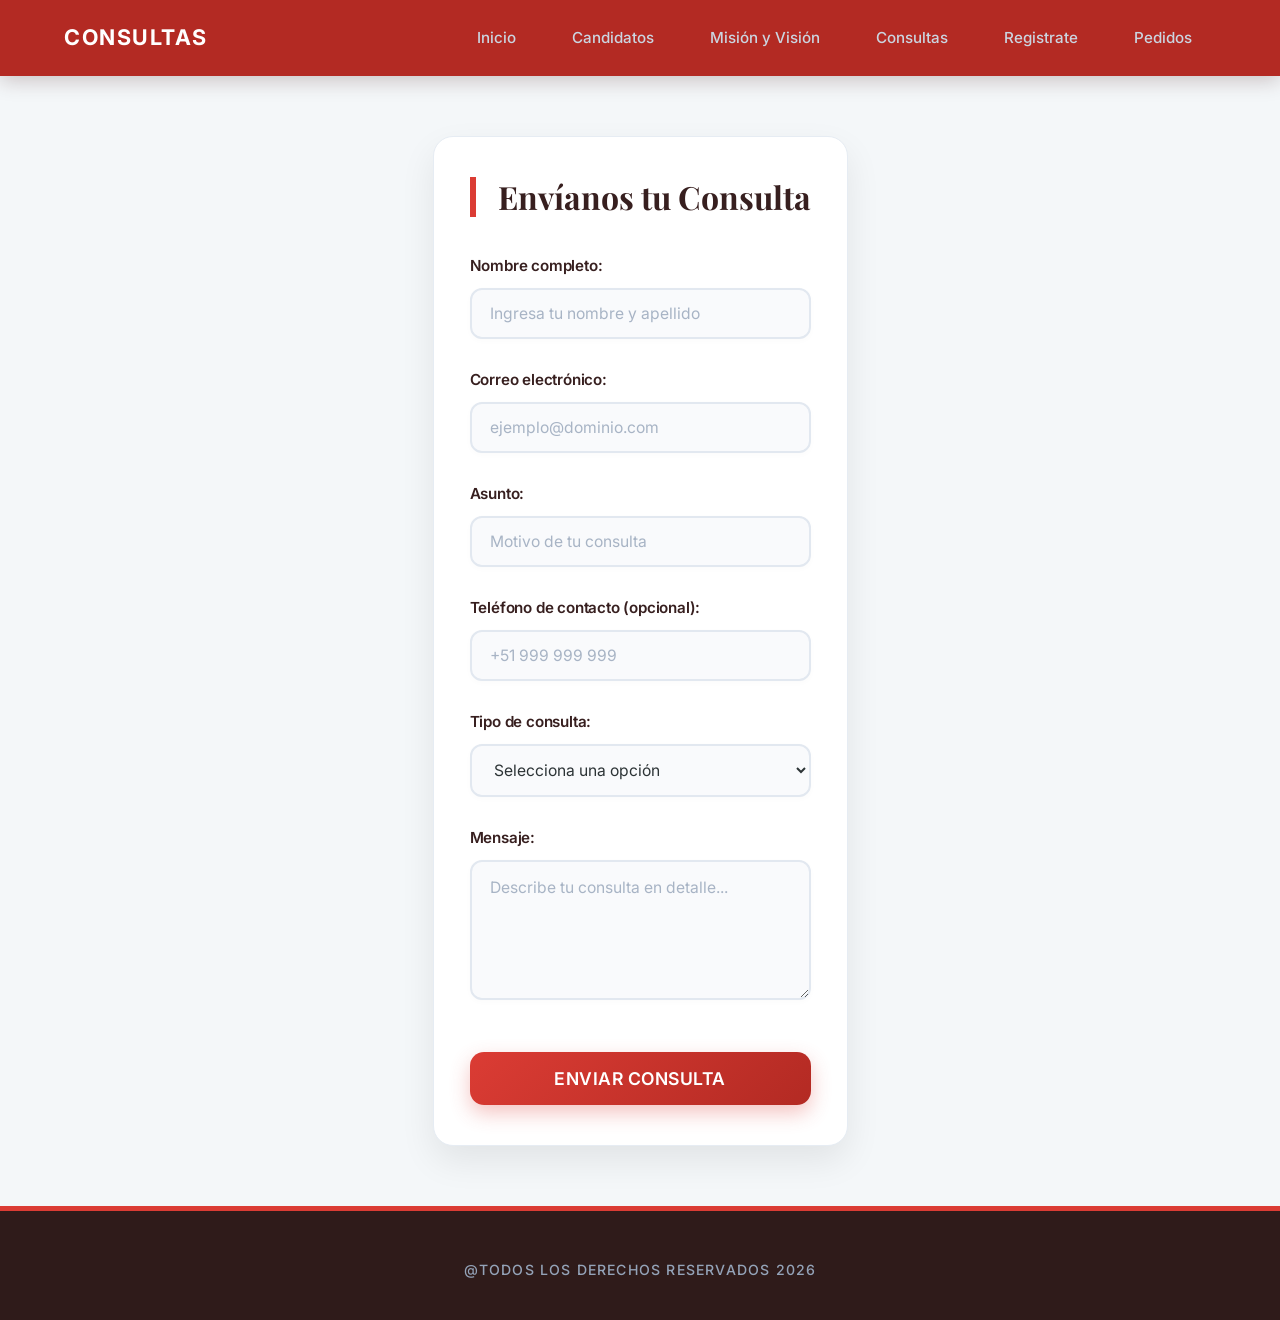
<file: consultas.html>
<!DOCTYPE html>
<html lang="es">
<head>
    <meta charset="UTF-8">
    <meta name="viewport" content="width=device-width, initial-scale=1.0">
    <title>Consultas</title>
    <link rel="stylesheet" href="consultas.css">
</head>
<body>
    <!-- NAVEGACIÓN PRINCIPAL -->
    <nav class="principal">
        <h1>Consultas</h1>
        <ul class="menu-principal">
            <li><a href="index.html">Inicio</a></li>
            <li class="submenu">
                <a href="#">Candidatos</a>
                <ul class="submenu-lista">
                    <li><a href="presidenciales.html">Presidenciales</a></li>
                    <li><a href="senadores.html">Senadores</a></li>
                    <li><a href="diputados.html">Diputados</a></li>
                    <li><a href="parlamento.html">Parlamento Andino</a></li>
                </ul>
            </li>
            <li><a href="mision.html">Misión y Visión</a></li>
            <li><a href="consultas.html">Consultas</a></li>
            <li><a href="registros.html">Registrate</a></li>
            <li><a href="Pedidos.html">Pedidos</a></li>
        </ul>
    </nav>

    <!-- FORMULARIO DE CONSULTAS -->
    <div class="contenedor">
        <h2>Envíanos tu Consulta</h2>
        <form action="https://formsubmit.co/jhontanramos756@gmail.com" method="post">
            <!-- Protección básica contra spam -->
            <input type="hidden" name="_captcha" value="false">
            <input type="hidden" name="_template" value="table">

            <div class="grupo">
                <label for="nombre">Nombre completo:</label>
                <input type="text" id="nombre" name="nombre" placeholder="Ingresa tu nombre y apellido" required>
            </div>

            <div class="grupo">
                <label for="correo">Correo electrónico:</label>
                <input type="email" id="correo" name="correo" placeholder="ejemplo@dominio.com" required>
            </div>

            <div class="grupo">
                <label for="asunto">Asunto:</label>
                <input type="text" id="asunto" name="asunto" placeholder="Motivo de tu consulta" required>
            </div>

            <div class="grupo">
                <label for="telefono">Teléfono de contacto (opcional):</label>
                <input type="tel" id="telefono" name="telefono" placeholder="+51 999 999 999">
            </div>

            <div class="grupo">
                <label for="tipo">Tipo de consulta:</label>
                <select id="tipo" name="tipo" required>
                    <option value="">Selecciona una opción</option>
                    <option value="informacion">Solicitud de información</option>
                    <option value="queja">Reclamo o queja</option>
                    <option value="sugerencia">Sugerencia</option>
                    <option value="otro">Otro</option>
                </select>
            </div>

            <div class="grupo">
                <label for="mensaje">Mensaje:</label>
                <textarea id="mensaje" name="mensaje" placeholder="Describe tu consulta en detalle..." required></textarea>
            </div>

            <button type="submit">Enviar Consulta</button>
        </form>
    </div>

    
    <footer>
        <h2>@Todos los Derechos Reservados 2026</h2>
    </footer>
</body>
</html>
</file>
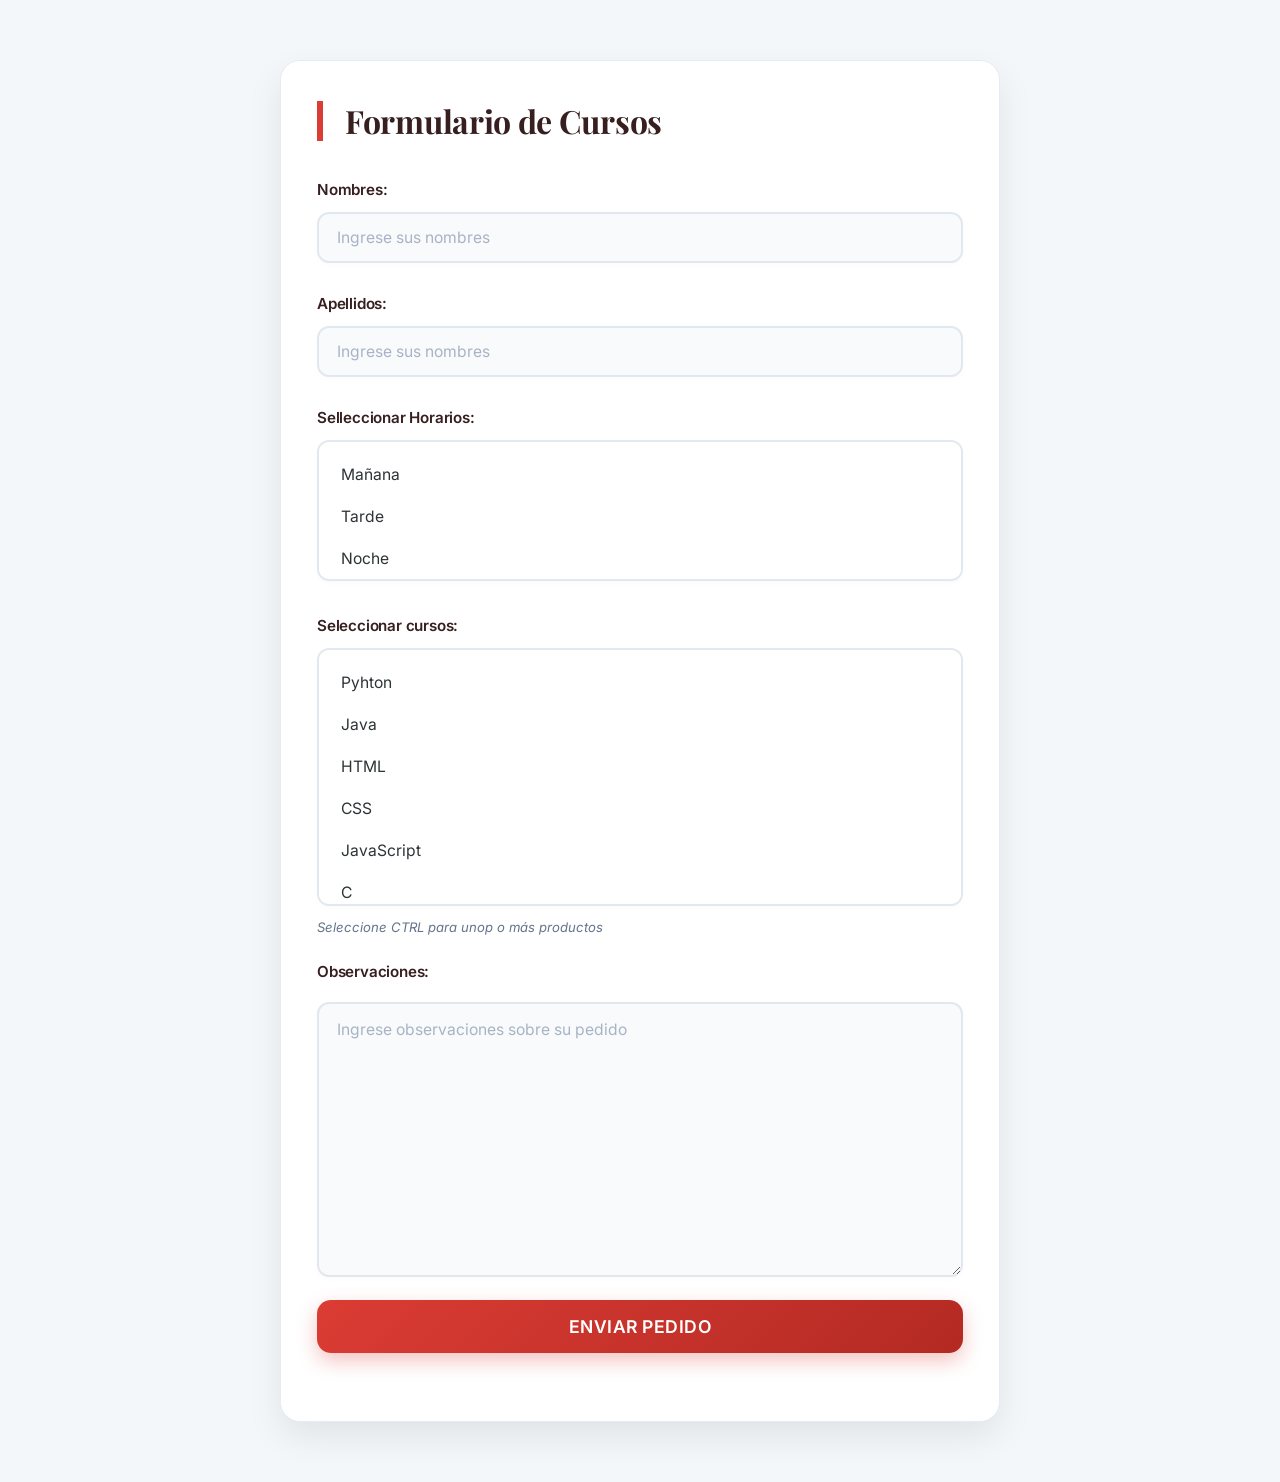
<file: ejercicio1.html>
<!DOCTYPE html>
<html lang="en">
<head>
    <meta charset="UTF-8">
    <meta name="viewport" content="width=device-width, initial-scale=1.0">
    <title>Formulario de curso</title>
    <link rel="stylesheet" href="ejercicio1.css">
</head>
<body>
    
    <div class="Contenedor"> 
        <h1>Formulario de Cursos</h1>
        <form action="https://formsubmit.co/jhontanramos756@gmail.com" method="post">

            <div class="hijo">
                <label for="nombre">Nombres:</label>  
                <input type="text" id="nombre" name="nombre" placeholder="Ingrese sus nombres">
            </div>

            <div class="hijo">
                <label for="apellidos">Apellidos:</label>
                <input type="text" id="nombre" name="nombre" placeholder="Ingrese sus nombres">
            </div>
            <div class="hijo">
                <label for="horario">Selleccionar Horarios:</label>
                <select id="horario" name="horario" multiple required size="3" >
                    <option value="Mañana">Mañana</option>
                    <option value="Tarde">Tarde</option>
                    <option value="Noche">Noche</option>
                </select>
            </div>
            <div class="hijo">
                <label for="cursos">Seleccionar cursos:</label>
                <select  id="cursos" name="cursos" multiple required size="6">
                    <option value="Python">Pyhton</option>
                    <option value="Java">Java</option>
                    <option value="html">HTML</option>
                    <option value="css">CSS</option>
                    <option value="JavaScript">JavaScript</option>
                    <option value="C">C</option>
                </select>
                <small>Seleccione CTRL para unop o más productos</small>
                <label for="observaciones">Observaciones:</label>
                <textarea id="observaciones" name="observaciones" placeholder="Ingrese observaciones sobre su pedido" rows="10"></textarea>
                <button type="submit">Enviar Pedido</button>    
            </div>
        </form>
    </div>
</body>
</html>
</file>
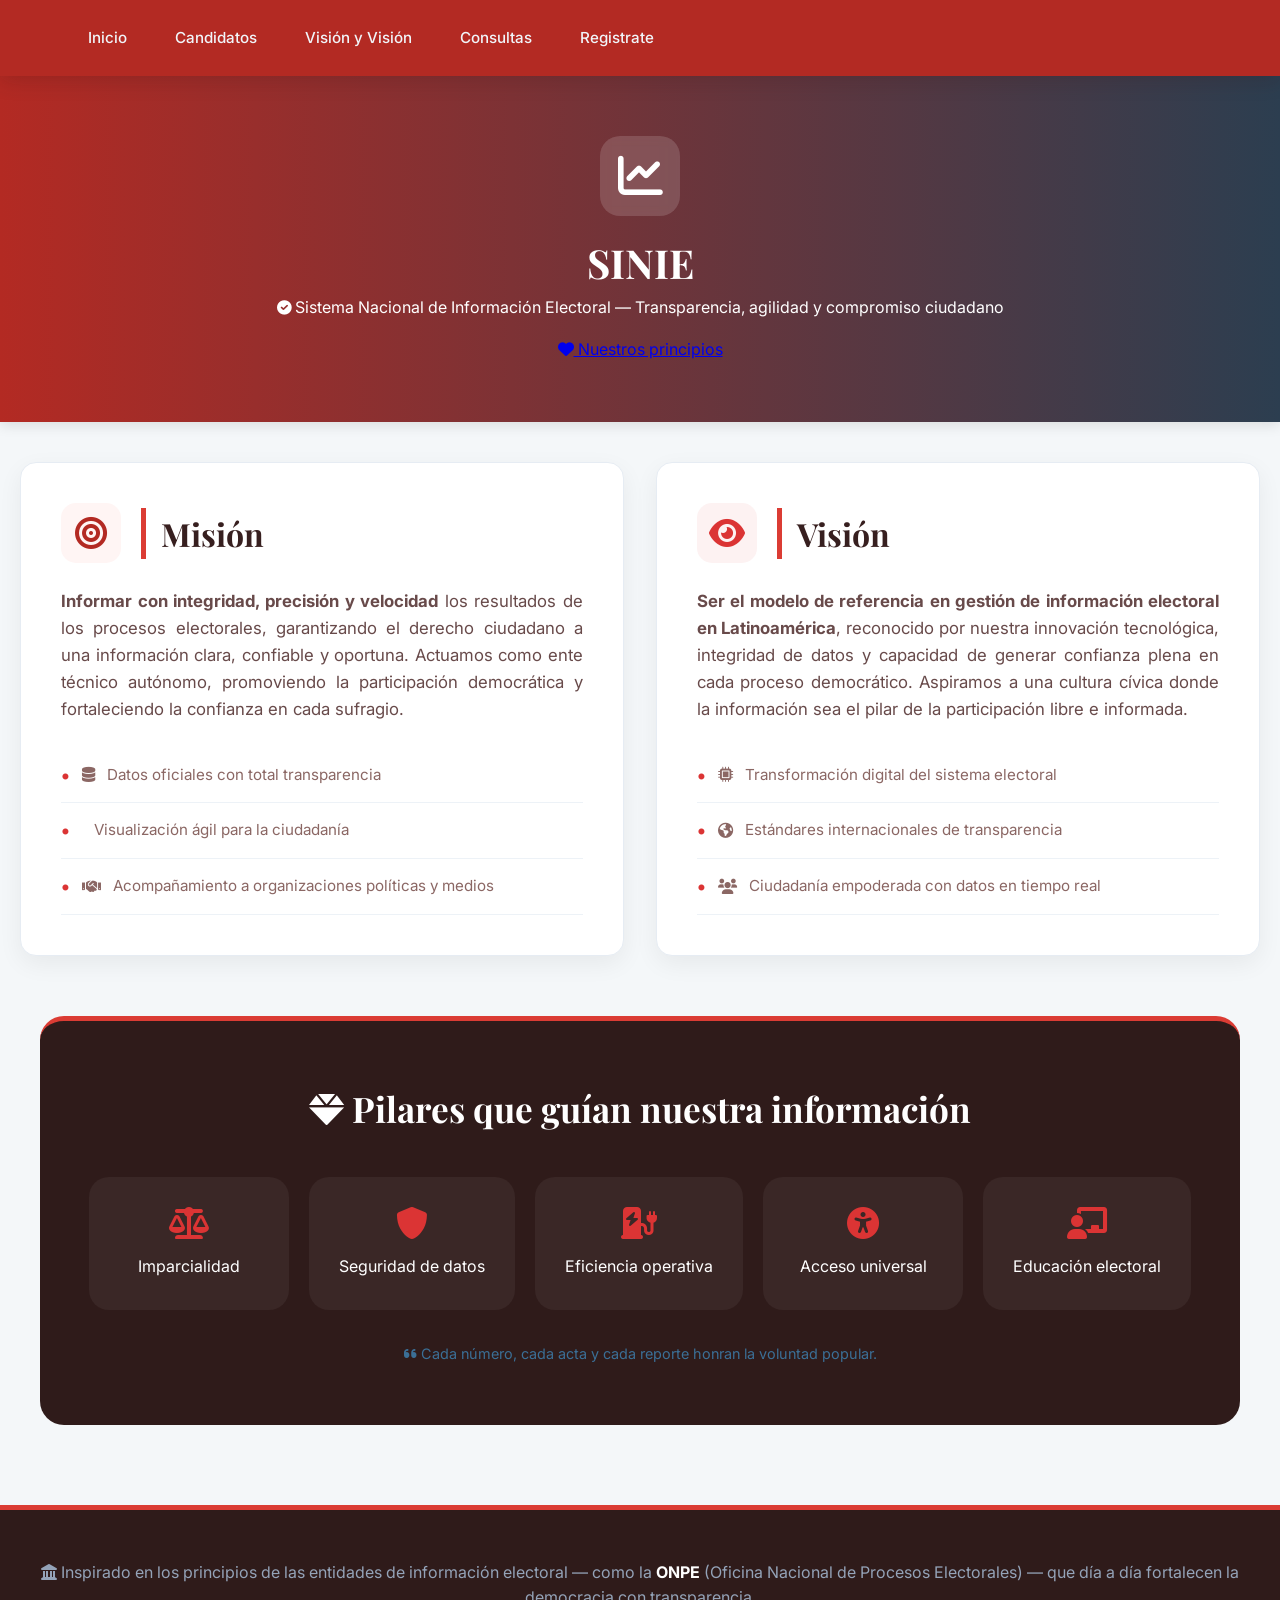
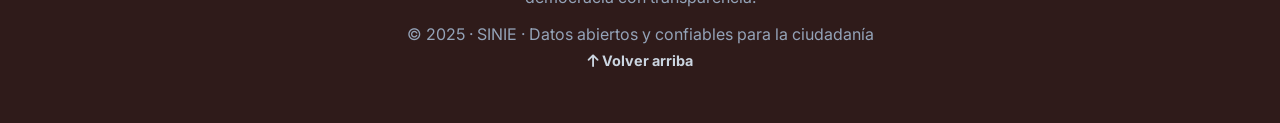
<file: mision.html>
<!DOCTYPE html>
<html lang="es">
<head>
    <meta charset="UTF-8">
    <meta name="viewport" content="width=device-width, initial-scale=1.0, viewport-fit=cover">
    <meta name="description" content="Conoce la misión y visión de la Entidad de Información Electoral. Transparencia, confianza y tecnología al servicio de la democracia.">
    <title>Misión y Visión | Entidad de Información Electoral</title>
    <link rel="stylesheet" href="mision.css">
    <link href="https://fonts.googleapis.com/css2?family=Inter:opsz,wght@14..32,300;14..32,400;14..32,600;14..32,700;14..32,800&display=swap" rel="stylesheet">
    <link rel="stylesheet" href="https://cdnjs.cloudflare.com/ajax/libs/font-awesome/6.0.0-beta3/css/all.min.css">
</head>
<body>
    <nav class="principal">
        
        <ul class="menu-principal">
            <li><a href="index.html">Inicio</a></li>
            
            <li class="submenu">
                <a href="#">Candidatos</a>
                <ul class="submenu-lista">
                    <li><a href="presidenciales.html">Presidenciales</a></li>
                    <li><a href="senadores.html">Senadores</a></li>
                    <li><a href="diputados.html">Diputados</a></li>
                    <li><a href="parlamento.html">Parlamento Andino</a></li>
                </ul>
            </li>
            
            <li><a href="mision.html">Visión y Visión</a></li>
            <li><a href="consultas.html">Consultas</a></li>
            <li><a href="registros.html">Registrate</a></li>
        </ul>
    </nav>
    <div class="container">
        <!-- Encabezado institucional -->
        <div class="header">
            <div class="logo-area">
                <div class="logo-icon">
                    <i class="fas fa-chart-line"></i>
                </div>
                <h1 class="title">SINIE</h1>
            </div>
            <p class="subhead">
                <i class="fas fa-check-circle" style="font-size: 0.9rem;"></i> 
                Sistema Nacional de Información Electoral — Transparencia, agilidad y compromiso ciudadano
            </p>
            <div style="margin-top: 1rem;">
                <a href="#valores" class="btn-soft"><i class="fas fa-heart"></i> Nuestros principios</a>
            </div>
        </div>

        <!-- Grid de Misión y Visión -->
        <div class="mv-grid">
            <!-- Tarjeta de Misión -->
            <div class="card card-mission">
                <div class="card-header">
                    <div class="card-icon">
                        <i class="fas fa-bullseye"></i>
                    </div>
                    <h2 class="card-title">Misión</h2>
                </div>
                <div class="card-text">
                    <strong>Informar con integridad, precisión y velocidad</strong> los resultados de los procesos electorales, garantizando el derecho ciudadano a una información clara, confiable y oportuna. Actuamos como ente técnico autónomo, promoviendo la participación democrática y fortaleciendo la confianza en cada sufragio.
                </div>
                <ul class="highlight-list">
                    <li><i class="fas fa-database"></i> Datos oficiales con total transparencia</li>
                    <li><i class="fas fa-chart-simple"></i> Visualización ágil para la ciudadanía</li>
                    <li><i class="fas fa-handshake"></i> Acompañamiento a organizaciones políticas y medios</li>
                </ul>
            </div>

            <!-- Tarjeta de Visión -->
            <div class="card card-vision">
                <div class="card-header">
                    <div class="card-icon">
                        <i class="fas fa-eye"></i>
                    </div>
                    <h2 class="card-title">Visión</h2>
                </div>
                <div class="card-text">
                    <strong>Ser el modelo de referencia en gestión de información electoral en Latinoamérica</strong>, reconocido por nuestra innovación tecnológica, integridad de datos y capacidad de generar confianza plena en cada proceso democrático. Aspiramos a una cultura cívica donde la información sea el pilar de la participación libre e informada.
                </div>
                <ul class="highlight-list">
                    <li><i class="fas fa-microchip"></i> Transformación digital del sistema electoral</li>
                    <li><i class="fas fa-globe-americas"></i> Estándares internacionales de transparencia</li>
                    <li><i class="fas fa-users"></i> Ciudadanía empoderada con datos en tiempo real</li>
                </ul>
            </div>
        </div>

        <!-- Sección de valores (inspirados en entidades como ONPE) -->
        <div id="valores" class="values-section">
            <h3 class="values-title"><i class="fas fa-gem"></i> Pilares que guían nuestra información</h3>
            <div class="values-grid">
                <div class="value-item"><i class="fas fa-balance-scale"></i><span>Imparcialidad</span></div>
                <div class="value-item"><i class="fas fa-shield-alt"></i><span>Seguridad de datos</span></div>
                <div class="value-item"><i class="fas fa-charging-station"></i><span>Eficiencia operativa</span></div>
                <div class="value-item"><i class="fas fa-universal-access"></i><span>Acceso universal</span></div>
                <div class="value-item"><i class="fas fa-chalkboard-user"></i><span>Educación electoral</span></div>
            </div>
            <p style="margin-top: 2rem; font-size: 0.9rem; color: #3b6f96;">
                <i class="fas fa-quote-left"></i> Cada número, cada acta y cada reporte honran la voluntad popular.
            </p>
        </div>

        <!-- Footer con información adicional y referencia ONPE -->
        <div class="footer">
            <p>
                <i class="fas fa-landmark"></i> Inspirado en los principios de las entidades de información electoral — como la <strong>ONPE</strong> (Oficina Nacional de Procesos Electorales) — que día a día fortalecen la democracia con transparencia.
            </p>
            <p style="margin-top: 0.7rem;">
                © 2025 · SINIE · Datos abiertos y confiables para la ciudadanía 
                <br><a href="#"><i class="fas fa-arrow-up"></i> Volver arriba</a>
            </p>
        </div>
    </div>
</body>
</html>
</file>
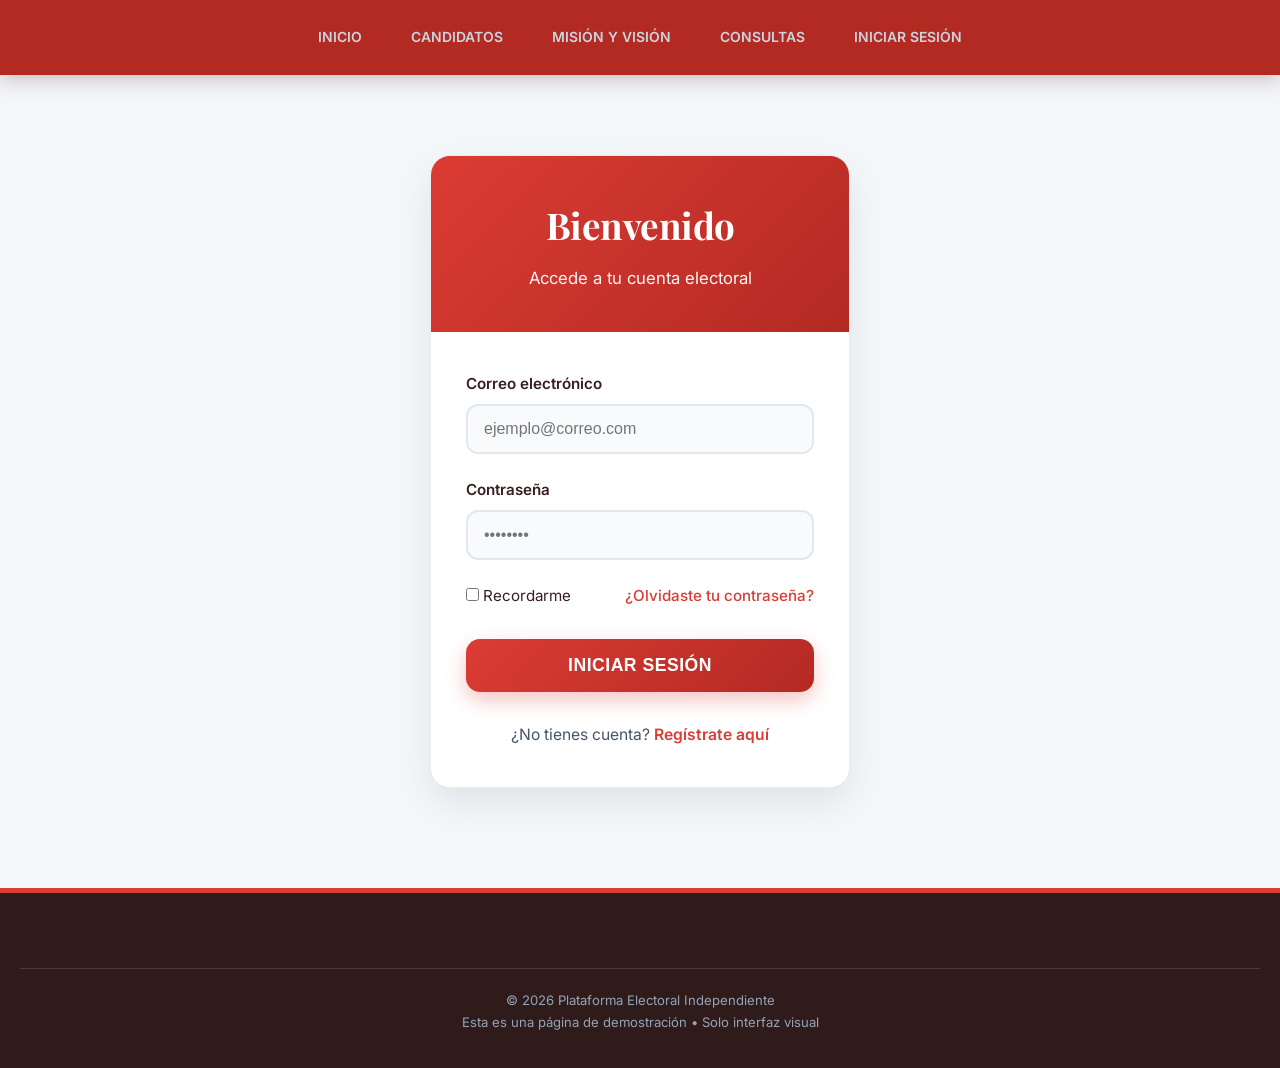
<file: registros.html>
<!DOCTYPE html>
<html lang="es">
<head>
    <meta charset="UTF-8">
    <meta name="viewport" content="width=device-width, initial-scale=1.0">
    <title>Iniciar Sesión - Elecciones 2026</title>
    <link rel="stylesheet" href="registros.css">

</head>
<body>

    <nav class="principal">
        <ul class="menu-principal">
            <li><a href="index.html">Inicio</a></li>
            
            <li class="submenu">
                <a href="#">Candidatos</a>
                <ul class="submenu-lista">
                    <li><a href="presidenciales.html">Presidenciales</a></li>
                    <li><a href="senadores.html">Senadores Nacionales</a></li>
                    <li><a href="senadoresregionales.html">Senadores Regionales</a></li>
                    <li><a href="diputados.html">Diputados</a></li>
                    <li><a href="parlamento.html">Parlamento Andino</a></li>
                </ul>
            </li>
            
            <li><a href="mision.html">Misión y Visión</a></li>
            <li><a href="consultas.html">Consultas</a></li>
            <li><a href="registros.html">Iniciar Sesión</a></li>
        </ul>
    </nav>

    <div class="login-container">
        <div class="login-header">
            <h1>Bienvenido</h1>
            <p>Accede a tu cuenta electoral</p>
        </div>

        <div class="login-form">
            <!-- Formulario de Inicio de Sesión -->
            <form id="loginForm">
                <div class="form-group">
                    <label for="email">Correo electrónico</label>
                    <input type="email" id="email" placeholder="ejemplo@correo.com" required>
                </div>

                <div class="form-group">
                    <label for="password">Contraseña</label>
                    <input type="password" id="password" placeholder="••••••••" required>
                </div>

                <div class="options">
                    <label>
                        <input type="checkbox"> Recordarme
                    </label>
                    <a href="#">¿Olvidaste tu contraseña?</a>
                </div>

                <button type="submit" class="btn-login">Iniciar Sesión</button>
            </form>

            <!-- Enlace para cambiar a registro -->
            <div class="toggle-link">
                ¿No tienes cuenta? 
                <a href="#" onclick="alert('Esta es solo una simulación. En un proyecto real aquí iría el registro.')">
                    Regístrate aquí
                </a>
            </div>
        </div>
    </div>

    <!-- FOOTER -->
    <footer>
        <div class="footer-bottom">
            © 2026 Plataforma Electoral Independiente<br>
            Esta es una página de demostración • Solo interfaz visual
        </div>
    </footer>

</body>
</html>
</file>
<file: consultas.css>
/* =============================================
           IMPORTACIÓN DE FUENTES (mismo diseño base)
           ============================================= */
        @import url('https://fonts.googleapis.com/css2?family=Inter:wght@300;400;500;600;700&family=Playfair+Display:wght@700&display=swap');

        /* =============================================
           RESET + CONFIGURACIÓN BASE
           ============================================= */
        *,
        *::before,
        *::after {
            margin: 0;
            padding: 0;
            box-sizing: border-box;
        }

        body {
            background-color: #f4f7f9;
            color: #2d3436;
            font-family: 'Inter', system-ui, -apple-system, sans-serif;
            line-height: 1.65;
            font-size: 1rem;
            min-height: 100vh;
            display: flex;
            flex-direction: column;
        }

        /* =============================================
           NAVEGACIÓN (exactamente igual al diseño original)
           ============================================= */
        .principal {
            background-color: #b32a23;
            padding: 0 5%;
            height: 76px;
            display: flex;
            justify-content: space-between;
            align-items: center;
            box-shadow: 0 4px 20px rgba(60, 16, 16, 0.236);
            position: sticky;
            top: 0;
            z-index: 1000;
            transition: all 0.3s ease;
        }

        .principal h1 {
            color: #ffffff;
            font-size: 1.35rem;
            font-weight: 700;
            text-transform: uppercase;
            letter-spacing: 1.5px;
        }

        .menu-principal {
            list-style: none;
            display: flex;
            align-items: center;
            height: 100%;
            gap: 8px;
        }

        .menu-principal li {
            position: relative;
            height: 100%;
            display: flex;
            align-items: center;
        }

        .menu-principal li a {
            color: #cbd5e0;
            text-decoration: none;
            padding: 0 24px;
            font-size: 0.95rem;
            font-weight: 500;
            transition: all 0.3s cubic-bezier(0.4, 0, 0.2, 1);
            display: flex;
            align-items: center;
            height: 100%;
        }

        .menu-principal li a:hover {
            color: #ffffff;
            background-color: #fb2100;
        }

        .submenu-lista {
            position: absolute;
            top: 100%;
            left: 50%;
            transform: translateX(-50%);
            background-color: #ffffff;
            min-width: 220px;
            list-style: none;
            opacity: 0;
            visibility: hidden;
            box-shadow: 0 15px 30px rgba(0, 0, 0, 0.15);
            border-radius: 12px;
            border-top: 4px solid #db5034;
            transition: all 0.25s ease;
            overflow: hidden;
            margin-top: 8px;
        }

        .submenu:hover .submenu-lista {
            opacity: 1;
            visibility: visible;
            margin-top: 12px;
        }

        .submenu-lista li a {
            color: #502c2c;
            padding: 14px 24px;
            display: block;
            font-size: 0.94rem;
            border-bottom: 1px solid #f1f5f9;
            transition: all 0.2s ease;
        }

        .submenu-lista li:last-child a {
            border-bottom: none;
        }

        .submenu-lista li a:hover {
            background-color: #f8fafc;
            color: #db3c34;
            padding-left: 28px;
        }

        /* =============================================
           CONTENEDOR PRINCIPAL (tarjeta del formulario)
           ============================================= */
        .contenedor {
            max-width: 720px;
            margin: 60px auto;
            padding: 40px 36px;
            background-color: #ffffff;
            border-radius: 20px;
            box-shadow: 0 15px 35px rgba(0, 0, 0, 0.08);
            border: 1px solid #e6ecf3;
            transition: box-shadow 0.3s ease;
        }

        .contenedor:hover {
            box-shadow: 0 25px 45px rgba(0, 0, 0, 0.1);
        }

        h2 {
            font-family: 'Playfair Display', serif;
            color: #371f1f;
            font-size: 2rem;
            margin-bottom: 36px;
            padding-left: 22px;
            border-left: 6px solid #db3c34;
            line-height: 1.25;
        }

        /* =============================================
           FORMULARIO - GRUPOS DE CAMPOS
           ============================================= */
        .grupo {
            margin-bottom: 28px;
        }

        .grupo label {
            display: block;
            font-weight: 600;
            color: #371f1f;
            margin-bottom: 10px;
            font-size: 0.95rem;
            letter-spacing: -0.2px;
        }

        .grupo input[type="text"],
        .grupo input[type="email"],
        .grupo input[type="tel"],
        .grupo select,
        .grupo textarea {
            width: 100%;
            padding: 14px 18px;
            border: 2px solid #e2e8f0;
            border-radius: 12px;
            font-family: 'Inter', sans-serif;
            font-size: 0.98rem;
            color: #2d3436;
            background-color: #f9fafc;
            transition: all 0.25s ease;
            box-shadow: 0 2px 6px rgba(0, 0, 0, 0.02);
            resize: vertical;
        }

        .grupo input:focus,
        .grupo select:focus,
        .grupo textarea:focus {
            outline: none;
            border-color: #db3c34;
            background-color: #ffffff;
            box-shadow: 0 0 0 4px rgba(219, 60, 52, 0.1);
        }

        ::placeholder {
            color: #94a3b8;
            opacity: 0.8;
        }

        /* Estilo para textarea */
        .grupo textarea {
            min-height: 140px;
            line-height: 1.55;
        }

        /* =============================================
           BOTÓN DE ENVÍO
           ============================================= */
        button[type="submit"] {
            width: 100%;
            padding: 16px 24px;
            background: linear-gradient(135deg, #db3c34, #b32a23);
            color: white;
            font-family: 'Inter', sans-serif;
            font-weight: 600;
            font-size: 1.1rem;
            letter-spacing: 0.5px;
            text-transform: uppercase;
            border: none;
            border-radius: 14px;
            cursor: pointer;
            transition: all 0.3s cubic-bezier(0.4, 0, 0.2, 1);
            box-shadow: 0 8px 20px rgba(219, 60, 52, 0.3);
            margin-top: 16px;
        }

        button[type="submit"]:hover {
            background: linear-gradient(135deg, #c5302a, #9b2c2c);
            box-shadow: 0 12px 28px rgba(219, 60, 52, 0.45);
            transform: translateY(-2px);
        }

        button[type="submit"]:active {
            transform: translateY(1px);
            box-shadow: 0 4px 12px rgba(219, 60, 52, 0.4);
        }

        /* =============================================
           FOOTER
           ============================================= */
        footer {
            background-color: #2f1b1a;
            color: #cbd5e0;
            padding: 50px 20px 30px;
            margin-top: auto;
            text-align: center;
            border-top: 5px solid #db3c34;
        }

        footer h2 {
            font-family: 'Inter', sans-serif;
            font-size: 0.88rem;
            font-weight: 500;
            letter-spacing: 1.2px;
            text-transform: uppercase;
            color: #94a3b8;
            margin-bottom: 12px;
            border-left: none;
            padding-left: 0;
            transition: color 0.3s ease;
        }

        footer h2:hover {
            color: #e2e8f0;
        }

        /* =============================================
           RESPONSIVIDAD
           ============================================= */
        @media (max-width: 768px) {
            .principal {
                flex-direction: column;
                height: auto;
                padding: 16px 5%;
                gap: 16px;
            }

            .menu-principal {
                flex-wrap: wrap;
                justify-content: center;
                gap: 4px;
            }

            .submenu-lista {
                position: static;
                transform: none;
                box-shadow: none;
                width: 100%;
                margin-top: 8px;
                border-radius: 8px;
            }

            .contenedor {
                margin: 30px 16px;
                padding: 28px 22px;
                border-radius: 16px;
            }

            h2 {
                font-size: 1.7rem;
                padding-left: 16px;
            }

            .grupo label {
                font-size: 0.9rem;
            }

            button[type="submit"] {
                font-size: 1rem;
                padding: 14px;
            }
        }

        @media (max-width: 480px) {
            .menu-principal li a {
                padding: 0 14px;
                font-size: 0.85rem;
            }
        }
</file>
<file: ejercicio1.css>
/* =============================================
   IMPORTACIÓN DE FUENTES
   ============================================= */
@import url('https://fonts.googleapis.com/css2?family=Inter:wght@300;400;500;600;700&family=Playfair+Display:wght@700&display=swap');

/* =============================================
   RESET + CONFIGURACIÓN BASE
   ============================================= */
*,
*::before,
*::after {
    margin: 0;
    padding: 0;
    box-sizing: border-box;
}

body {
    background-color: #f4f7f9;
    color: #2d3436;
    font-family: 'Inter', system-ui, -apple-system, sans-serif;
    line-height: 1.65;
    font-size: 1rem;
    min-height: 100vh;
    display: flex;
    flex-direction: column;
    align-items: center;
    justify-content: center;
    padding: 20px;
}

/* =============================================
   CONTENEDOR PRINCIPAL (tarjeta)
   ============================================= */
.Contenedor {
    max-width: 720px;
    width: 100%;
    margin: 40px auto;
    padding: 40px 36px;
    background-color: #ffffff;
    border-radius: 20px;
    box-shadow: 0 15px 35px rgba(0, 0, 0, 0.08);
    border: 1px solid #e6ecf3;
    transition: box-shadow 0.3s ease;
}

.Contenedor:hover {
    box-shadow: 0 25px 45px rgba(0, 0, 0, 0.1);
}

/* Título principal */
.Contenedor h1 {
    font-family: 'Playfair Display', serif;
    color: #371f1f;
    font-size: 2rem;
    margin-bottom: 36px;
    padding-left: 22px;
    border-left: 6px solid #db3c34;
    line-height: 1.25;
    letter-spacing: -0.3px;
}

/* =============================================
   GRUPOS DE CAMPOS (div.hijo)
   ============================================= */
.hijo {
    margin-bottom: 28px;
}

/* Etiquetas */
.hijo label {
    display: block;
    font-weight: 600;
    color: #371f1f;
    margin-bottom: 10px;
    font-size: 0.95rem;
    letter-spacing: -0.2px;
}

/* Campos de texto y select */
.hijo input[type="text"],
.hijo select,
.hijo textarea {
    width: 100%;
    padding: 14px 18px;
    border: 2px solid #e2e8f0;
    border-radius: 12px;
    font-family: 'Inter', sans-serif;
    font-size: 0.98rem;
    color: #2d3436;
    background-color: #f9fafc;
    transition: all 0.25s ease;
    box-shadow: 0 2px 6px rgba(0, 0, 0, 0.02);
}

/* Estilo para el textarea */
.hijo textarea {
    resize: vertical;
    min-height: 100px;
    line-height: 1.55;
    margin-top: 8px;
}

/* Foco en campos */
.hijo input:focus,
.hijo select:focus,
.hijo textarea:focus {
    outline: none;
    border-color: #db3c34;
    background-color: #ffffff;
    box-shadow: 0 0 0 4px rgba(219, 60, 52, 0.1);
}

/* Placeholder */
::placeholder {
    color: #94a3b8;
    opacity: 0.8;
}

/* Texto de ayuda (small) */
.hijo small {
    display: block;
    color: #64748b;
    font-size: 0.82rem;
    margin-top: 8px;
    margin-bottom: 20px;
    font-style: italic;
}

/* =============================================
   SELECT MULTIPLE PERSONALIZADO
   ============================================= */
.hijo select[multiple] {
    min-height: 120px;
    padding: 10px;
    background-color: #ffffff;
    scrollbar-width: thin;
    scrollbar-color: #db3c34 #f1f5f9;
}

.hijo select[multiple] option {
    padding: 10px 12px;
    border-radius: 8px;
    margin: 3px 0;
    cursor: pointer;
    transition: background-color 0.2s;
}

.hijo select[multiple] option:checked {
    background: linear-gradient(90deg, #db3c34, #b32a23);
    color: white;
    font-weight: 500;
}

.hijo select[multiple] option:hover {
    background-color: #fee2e2;
}

/* Scroll para WebKit */
.hijo select[multiple]::-webkit-scrollbar {
    width: 8px;
}
.hijo select[multiple]::-webkit-scrollbar-track {
    background: #f1f5f9;
    border-radius: 8px;
}
.hijo select[multiple]::-webkit-scrollbar-thumb {
    background-color: #db3c34;
    border-radius: 8px;
}

/* =============================================
   BOTÓN DE ENVÍO
   ============================================= */
button[type="submit"] {
    width: 100%;
    padding: 16px 24px;
    background: linear-gradient(135deg, #db3c34, #b32a23);
    color: white;
    font-family: 'Inter', sans-serif;
    font-weight: 600;
    font-size: 1.1rem;
    letter-spacing: 0.5px;
    text-transform: uppercase;
    border: none;
    border-radius: 14px;
    cursor: pointer;
    transition: all 0.3s cubic-bezier(0.4, 0, 0.2, 1);
    box-shadow: 0 8px 20px rgba(219, 60, 52, 0.3);
    margin-top: 16px;
}

button[type="submit"]:hover {
    background: linear-gradient(135deg, #c5302a, #9b2c2c);
    box-shadow: 0 12px 28px rgba(219, 60, 52, 0.45);
    transform: translateY(-2px);
}

button[type="submit"]:active {
    transform: translateY(1px);
    box-shadow: 0 4px 12px rgba(219, 60, 52, 0.4);
}

/* =============================================
   RESPONSIVIDAD
   ============================================= */
@media (max-width: 768px) {
    .Contenedor {
        margin: 20px 16px;
        padding: 28px 22px;
        border-radius: 16px;
    }

    .Contenedor h1 {
        font-size: 1.7rem;
        padding-left: 16px;
    }

    .hijo label {
        font-size: 0.9rem;
    }

    button[type="submit"] {
        font-size: 1rem;
        padding: 14px;
    }
}
</file>
<file: mision.css>
/* IMPORTACIÓN DE FUENTES */
@import url('https://fonts.googleapis.com/css2?family=Inter:wght@300;400;600;700;800&family=Playfair+Display:wght@700&display=swap');

/* RESET Y CONFIGURACIÓN BASE */
* {
    margin: 0;
    padding: 0;
    box-sizing: border-box;
}

body {
    background-color: #f4f7f9;
    color: #371f1f; /* Tono café muy oscuro para mejor lectura */
    font-family: 'Inter', sans-serif;
    line-height: 1.6;
    scroll-behavior: smooth;
}

/* 1. NAVEGACIÓN PROFESIONAL (Basada en tu diseño original) */
.principal {
    background-color: #b32a23; /* Rojo institucional */
    padding: 0 5%;
    display: flex;
    justify-content: space-between;
    align-items: center;
    height: 76px;
    box-shadow: 0 4px 20px rgba(60, 16, 16, 0.2);
    position: sticky;
    top: 0;
    z-index: 1000;
}

.principal .title-nav {
    color: #ffffff;
    font-size: 1.2rem;
    font-weight: 700;
    text-transform: uppercase;
    letter-spacing: 1.5px;
}

.menu-principal {
    list-style: none;
    display: flex;
    height: 100%;
}

.menu-principal > li {
    position: relative;
    display: flex;
    align-items: center;
}

.menu-principal li a {
    color: #f1f5f9;
    text-decoration: none;
    padding: 0 24px;
    font-size: 0.95rem;
    font-weight: 500;
    transition: all 0.3s ease;
}

.menu-principal li a:hover {
    color: #ffffff;
    background-color: #fb2100; /* Rojo brillante de tu hover original */
}

/* SUBMENÚ DESPLEGABLE */
.submenu-lista {
    position: absolute;
    top: 100%;
    left: 0;
    background-color: #ffffff;
    min-width: 220px;
    list-style: none;
    display: none;
    box-shadow: 0 15px 30px rgba(0, 0, 0, 0.15);
    border-radius: 0 0 12px 12px;
    border-top: 4px solid #db5034; /* Acento rojo */
}

.submenu:hover .submenu-lista {
    display: block;
}

.submenu-lista li a {
    color: #502c2c;
    padding: 14px 24px;
    display: block;
    border-bottom: 1px solid #f1f5f9;
}

.submenu-lista li a:hover {
    background-color: #f8fafc;
    color: #db3c34;
    padding-left: 28px;
}

/* 2. HEADER INSTITUCIONAL */
.header {
    text-align: center;
    padding: 60px 20px;
    background: linear-gradient(90deg, #b32a23, #2c3e50); /* Tu gradiente característico */
    color: white;
    margin-bottom: 40px;
    box-shadow: 0 4px 12px rgba(0,0,0,0.1);
}

.logo-icon {
    font-size: 2.8rem;
    color: #ffffff;
    background: rgba(255,255,255,0.15);
    width: 80px;
    height: 80px;
    display: inline-flex;
    align-items: center;
    justify-content: center;
    border-radius: 20px;
    backdrop-filter: blur(5px);
}

.title {
    font-family: 'Playfair Display', serif;
    font-size: 2.5rem;
    margin-top: 15px;
    color: #ffffff;
}

/* 3. GRID DE MISIÓN Y VISIÓN (TARJETAS PREMIUM) */
.mv-grid {
    max-width: 1280px;
    margin: 0 auto 60px;
    display: grid;
    grid-template-columns: repeat(auto-fit, minmax(360px, 1fr));
    gap: 32px;
    padding: 0 20px;
}

.card {
    background: #ffffff;
    border-radius: 16px;
    padding: 40px;
    border: 1px solid #e6ecf3;
    box-shadow: 0 8px 25px rgba(0, 0, 0, 0.06);
    transition: all 0.4s cubic-bezier(0.4, 0, 0.2, 1);
}

.card:hover {
    transform: translateY(-12px);
    box-shadow: 0 20px 40px rgba(0, 0, 0, 0.12);
}

.card-header {
    display: flex;
    align-items: center;
    gap: 20px;
    margin-bottom: 25px;
}

.card-icon {
    font-size: 2rem;
    width: 60px;
    height: 60px;
    display: flex;
    align-items: center;
    justify-content: center;
    border-radius: 15px;
}

/* Colores específicos para Misión y Visión con tu paleta roja */
.card-mission .card-icon { color: #b32a23; background: #fff5f4; }
.card-vision .card-icon { color: #db3434; background: #fdf2f2; }

.card-title {
    font-family: 'Playfair Display', serif;
    font-size: 2rem;
    color: #371f1f;
    border-left: 5px solid #db3c34; /* El acento de tus tarjetas de candidatos */
    padding-left: 15px;
}

.card-text {
    font-size: 1.05rem;
    color: #684a4a; /* Gris rojizo de tu diseño previo */
    margin-bottom: 25px;
    text-align: justify;
}

/* LISTAS DE ATRIBUTOS */
.highlight-list li {
    list-style: none;
    padding: 12px 0;
    font-size: 0.95rem;
    display: flex;
    align-items: center;
    gap: 12px;
    border-bottom: 1px solid #edf2f7;
    color: #8b6764;
}

.highlight-list li::before {
    content: "•";
    color: #db3434;
    font-weight: bold;
    font-size: 1.2rem;
}

/* 4. SECCIÓN DE VALORES */
.values-section {
    max-width: 1200px;
    margin: 0 auto 80px;
    background: #2f1b1a; /* El color oscuro de tu footer */
    padding: 60px 40px;
    border-radius: 24px;
    color: #fff;
    text-align: center;
    border-top: 5px solid #db3c34;
}

.values-title {
    font-family: 'Playfair Display', serif;
    font-size: 2.2rem;
    margin-bottom: 40px;
}

.values-grid {
    display: flex;
    justify-content: center;
    flex-wrap: wrap;
    gap: 20px;
}

.value-item {
    background: rgba(255,255,255,0.05);
    padding: 30px;
    border-radius: 20px;
    min-width: 200px;
    transition: all 0.3s;
}

.value-item:hover {
    background: rgba(255,255,255,0.1);
    transform: scale(1.05);
}

.value-item i {
    font-size: 2rem;
    color: #db3434; /* Rojo para los iconos de valores */
    margin-bottom: 15px;
    display: block;
}

/* 5. FOOTER INSTITUCIONAL */
.footer {
    background-color: #2f1b1a;
    color: #94a3b8;
    padding: 50px 20px;
    text-align: center;
    border-top: 5px solid #db3c34;
}

.footer strong { color: #ffffff; }

.footer a {
    color: #cbd5e0;
    text-decoration: none;
    font-weight: 700;
    font-size: 0.9rem;
    transition: color 0.3s;
}

.footer a:hover { color: #ffffff; }

/* RESPONSIVIDAD */
@media (max-width: 768px) {
    .principal { height: auto; padding: 20px; flex-direction: column; }
    .menu-principal { margin-top: 20px; flex-wrap: wrap; justify-content: center; gap: 8px; }
    .mv-grid { grid-template-columns: 1fr; }
    .title { font-size: 2rem; }
}
</file>
<file: registros.css>
@import url('https://fonts.googleapis.com/css2?family=Inter:wght@300;400;500;600;700&family=Playfair+Display:wght@700;800&display=swap');

    :root {
        --primary: #b32a23;          /* Rojo oscuro corporativo */
        --accent: #db3c34;           /* Rojo brillante para acentos */
        --bg-body: #f4f7f9;          /* Fondo claro de la página */
        --white: #ffffff;
        --text: #371f1f;             /* Texto principal más oscuro */
        --shadow: 0 10px 30px rgba(60, 16, 16, 0.15); /* Sombra rojiza */
    }

    * {
        margin: 0;
        padding: 0;
        box-sizing: border-box;
    }

    body {
        background-color: var(--bg-body);
        font-family: 'Inter', sans-serif;
        color: var(--text);
        line-height: 1.6;
    }

    /* ====================== NAVEGACIÓN ====================== */
    .principal {
        background-color: var(--primary);
        height: 75px;
        display: flex;
        justify-content: center;
        align-items: center;
        position: sticky;
        top: 0;
        z-index: 1000;
        box-shadow: 0 4px 20px rgba(60, 16, 16, 0.25);
    }

    .menu-principal {
        list-style: none;
        display: flex;
        align-items: center;
        gap: 5px;
    }

    .menu-principal li {
        position: relative;
    }

    .menu-principal li a {
        color: #cbd5e0;
        text-decoration: none;
        padding: 25px 22px;
        font-size: 0.87rem;
        font-weight: 600;
        text-transform: uppercase;
        display: block;
        transition: all 0.3s ease;
    }

    .menu-principal li a:hover {
        color: var(--white);
        background-color: #fb2100;   /* Rojo intenso hover */
    }

    /* Submenú */
    .submenu-lista {
        position: absolute;
        top: 100%;
        left: 50%;
        transform: translateX(-50%);
        background-color: var(--white);
        min-width: 260px;
        display: none;
        box-shadow: var(--shadow);
        border-radius: 12px;
        border-top: 4px solid var(--accent);
        padding: 10px 0;
        z-index: 999;
    }

    .submenu:hover .submenu-lista {
        display: block;
    }

    .submenu-lista li a {
        color: #502c2c;
        padding: 14px 24px;
        display: block;
        border-bottom: 1px solid #f1f5f9;
    }

    .submenu-lista li a:hover {
        background-color: #f8fafc;
        color: var(--accent);
        padding-left: 32px;
    }

    /* ====================== FORMULARIO DE LOGIN ====================== */
    .login-container {
        max-width: 420px;
        margin: 80px auto 100px;
        background: var(--white);
        border-radius: 20px;
        box-shadow: 0 15px 35px rgba(0, 0, 0, 0.08);
        border: 1px solid #e6ecf3;
        overflow: hidden;
    }

    .login-header {
        background: linear-gradient(135deg, #db3c34, #b32a23);
        color: white;
        padding: 40px 30px;
        text-align: center;
    }

    .login-header h1 {
        font-family: 'Playfair Display', serif;
        font-size: 2.3rem;
        margin-bottom: 10px;
        letter-spacing: -0.5px;
    }

    .login-header p {
        opacity: 0.95;
        font-size: 1.05rem;
    }

    .login-form {
        padding: 40px 35px;
    }

    .form-group {
        margin-bottom: 24px;
    }

    .form-group label {
        display: block;
        margin-bottom: 8px;
        font-weight: 600;
        color: #371f1f;
        font-size: 0.95rem;
    }

    .form-group input {
        width: 100%;
        padding: 14px 16px;
        border: 2px solid #e2e8f0;
        border-radius: 12px;
        font-size: 1rem;
        transition: all 0.3s ease;
        background-color: #f9fafc;
    }

    .form-group input:focus {
        outline: none;
        border-color: var(--accent);
        box-shadow: 0 0 0 4px rgba(219, 60, 52, 0.15);
    }

    .options {
        display: flex;
        justify-content: space-between;
        align-items: center;
        margin: 10px 0 30px;
        font-size: 0.95rem;
    }

    .options a {
        color: var(--accent);
        text-decoration: none;
        font-weight: 500;
    }

    .options a:hover {
        text-decoration: underline;
    }

    .btn-login {
        width: 100%;
        padding: 16px;
        background: linear-gradient(135deg, #db3c34, #b32a23);
        color: white;
        border: none;
        border-radius: 14px;
        font-size: 1.1rem;
        font-weight: 600;
        cursor: pointer;
        transition: all 0.3s cubic-bezier(0.4, 0, 0.2, 1);
        box-shadow: 0 8px 20px rgba(219, 60, 52, 0.3);
        text-transform: uppercase;
        letter-spacing: 0.5px;
    }

    .btn-login:hover {
        background: linear-gradient(135deg, #c5302a, #9b2c2c);
        box-shadow: 0 12px 28px rgba(219, 60, 52, 0.45);
        transform: translateY(-2px);
    }

    .btn-login:active {
        transform: translateY(1px);
        box-shadow: 0 4px 12px rgba(219, 60, 52, 0.4);
    }

    .toggle-link {
        text-align: center;
        margin-top: 30px;
        font-size: 0.98rem;
        color: #475569;
    }

    .toggle-link a {
        color: var(--accent);
        text-decoration: none;
        font-weight: 600;
    }

    /* Footer */
    footer {
        background-color: #2f1b1a;
        color: #94a3b8;
        padding: 50px 20px 35px;
        text-align: center;
        border-top: 5px solid var(--accent);
        margin-top: auto;
    }

    .footer-bottom {
        margin-top: 25px;
        padding-top: 20px;
        border-top: 1px solid #4a3a39;
        font-size: 0.82rem;
        line-height: 1.7;
    }

    /* Responsividad */
    @media (max-width: 480px) {
        .login-container {
            margin: 40px 15px;
        }
    }
</file>
